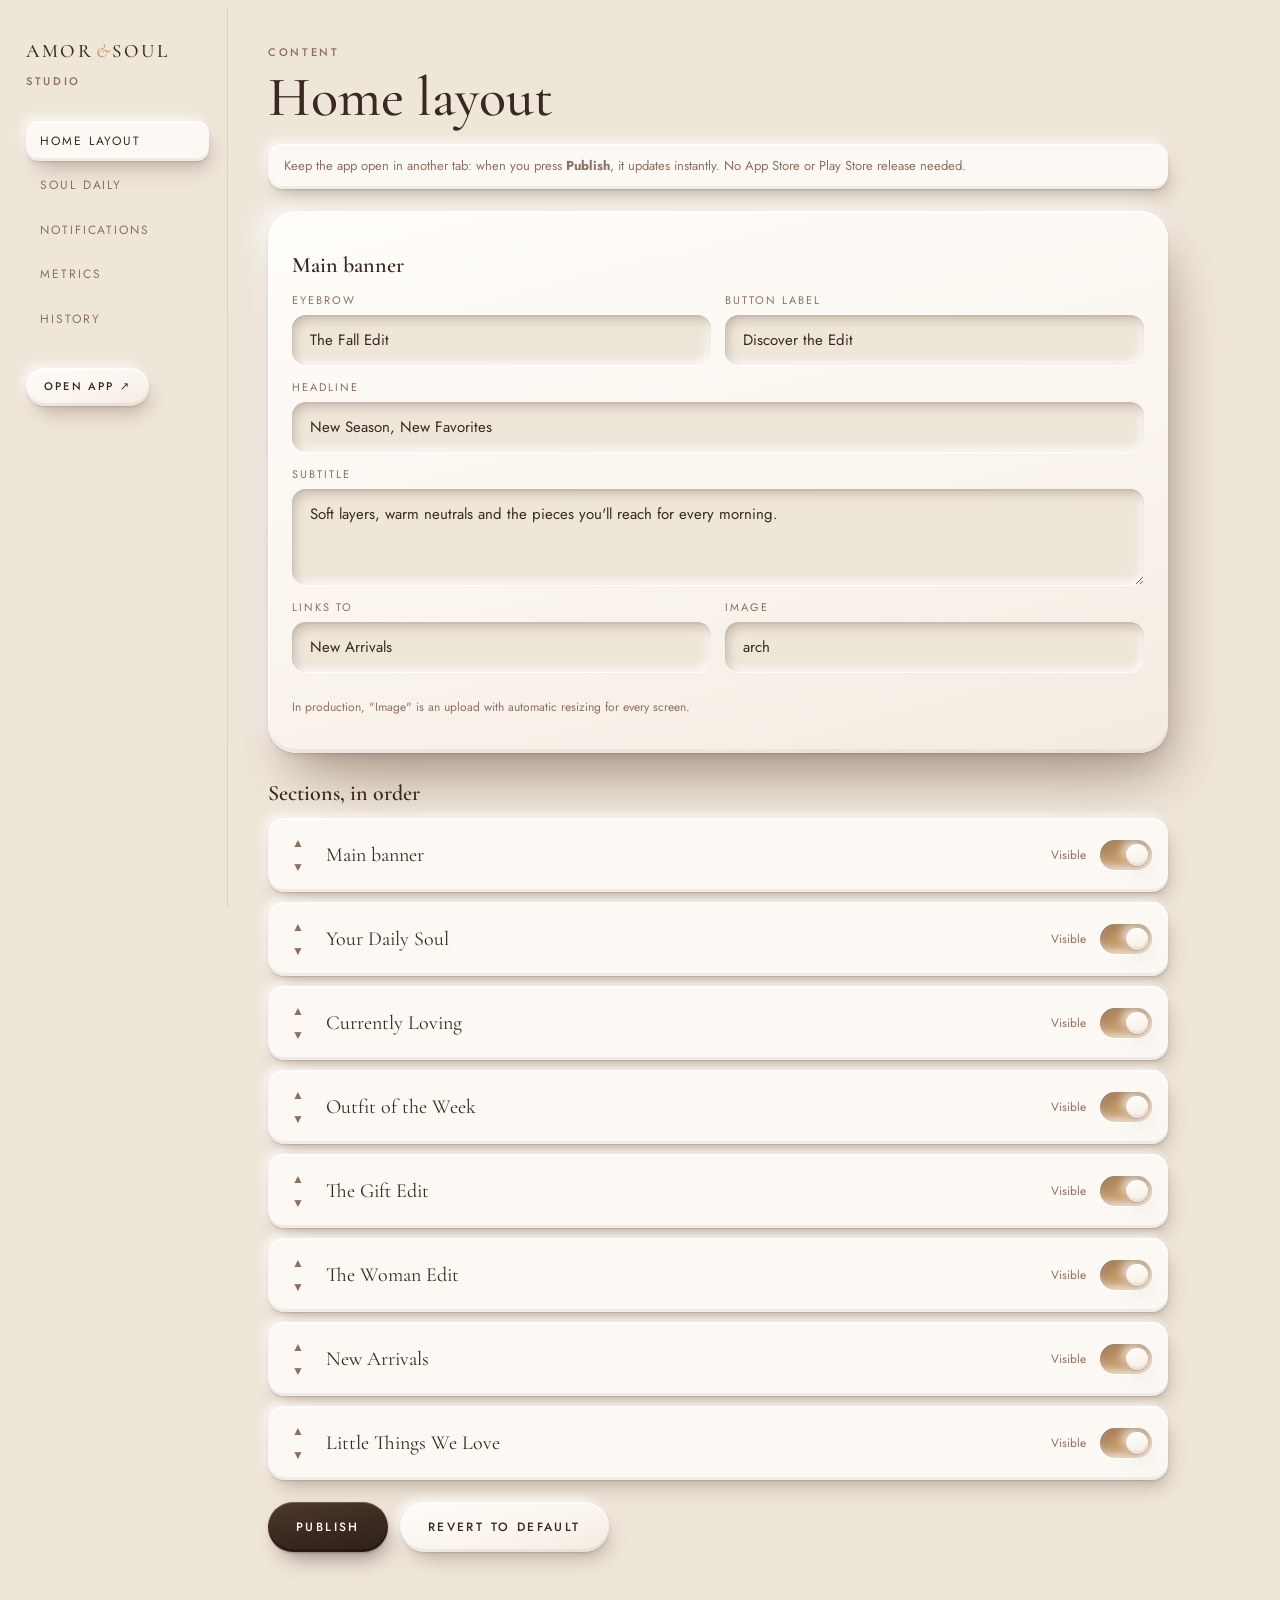
<file: studio/index.html>
<!doctype html>
<html lang="en">
<head>
<meta charset="utf-8">
<meta name="viewport" content="width=device-width, initial-scale=1">
<title>Amor & Soul · Studio</title>
<link rel="icon" href="icon.svg" type="image/svg+xml">
<link href="https://fonts.googleapis.com/css2?family=Cormorant+Garamond:ital,wght@0,500;0,600;1,500&family=Jost:wght@400;500&display=swap" rel="stylesheet">
<link rel="stylesheet" href="styles.css">
<style>
  body{min-height:100vh}
  .studio{display:grid;grid-template-columns:220px 1fr;min-height:100vh}
  .side{padding:28px 18px;border-right:1px solid var(--line);position:sticky;top:0;height:100vh}
  .side .logo{font-size:19px;display:block;margin-bottom:4px}
  .side nav{display:flex;flex-direction:column;gap:4px;margin-top:28px}
  .side nav button{text-align:left;padding:11px 14px;border-radius:12px;font-size:12px;letter-spacing:.16em;text-transform:uppercase;color:var(--mocha)}
  .side nav button[aria-current]{background:var(--paper);color:var(--chocolate);box-shadow:var(--clay-sm)}
  .main{padding:32px 40px 80px;max-width:980px}
  .block-row{display:flex;align-items:center;gap:14px;padding:14px 16px;margin-bottom:10px;border-radius:16px;background:var(--paper);box-shadow:var(--clay-sm)}
  .block-row .grip{display:flex;flex-direction:column;gap:2px}
  .block-row .grip button{width:28px;height:22px;border-radius:6px;font-size:12px;color:var(--mocha)}
  .block-row .grip button:hover{background:var(--cream)}
  .block-row .name{flex:1;font-family:var(--serif);font-size:20px}
  .cal{display:grid;grid-template-columns:repeat(auto-fill,minmax(150px,1fr));gap:10px}
  .day{padding:12px;border-radius:14px;background:var(--paper);box-shadow:var(--clay-sm);text-align:left;font-size:13px;min-height:92px}
  .day b{display:block;font-weight:500;font-size:11px;letter-spacing:.14em;text-transform:uppercase;color:var(--mocha)}
  .day .r{font-family:var(--serif);font-size:16px;margin-top:4px;line-height:1.15}
  .st{display:inline-block;margin-top:6px;font-size:10px;letter-spacing:.14em;text-transform:uppercase;padding:2px 8px;border-radius:9px;background:var(--cream)}
  .st.scheduled{background:#E3EADB;color:#4B5E3C}.st.draft{background:#F3E3C8;color:#7A5A2C}
  .day.today{outline:1.5px solid var(--chocolate)}
  .stats{display:grid;grid-template-columns:repeat(auto-fill,minmax(170px,1fr));gap:14px}
  .stats .n{font-family:var(--serif);font-size:40px;line-height:1}
  .log{font-size:13px;color:var(--mocha)}
  .log div{padding:8px 0;border-bottom:1px solid var(--line)}
  select.input{appearance:none;padding-right:30px}
  .two{display:grid;grid-template-columns:1fr 1fr;gap:14px}
  .note{font-size:13px;color:var(--mocha);background:var(--paper);border-radius:14px;padding:12px 16px;box-shadow:var(--clay-sm);margin-bottom:22px}
  @media (max-width:800px){.studio{grid-template-columns:1fr}.side{position:static;height:auto;border:0}.side nav{flex-direction:row;overflow-x:auto}.main{padding:20px 18px 60px}.two{grid-template-columns:1fr}}
</style>
</head>
<body>
<div class="studio">
  <aside class="side">
    <span class="logo">Amor<em>&amp;</em>Soul</span><span class="eyebrow">Studio</span>
    <nav id="nav">
      <button data-p="home" aria-current="page">Home layout</button>
      <button data-p="soul">Soul Daily</button>
      <button data-p="push">Notifications</button>
      <button data-p="metrics">Metrics</button>
      <button data-p="history">History</button>
    </nav>
    <a class="btn btn-ghost btn-sm" href="../" target="amorsoul" style="margin-top:28px">Open app ↗</a>
  </aside>
  <main class="main" id="page"></main>
</div>
<div class="toast" id="toast" role="status" aria-live="polite"></div>

<script src="content.js"></script>
<script>
/* Prototype CMS. Writes to localStorage; the open app listens for the change
   and re-renders, the same way the real app refetches from the CMS API. */
(function(){
  const C = window.AS_CONTENT;
  const get=(k,d)=>{try{const v=localStorage.getItem("as."+k);return v?JSON.parse(v):d}catch{return d}};
  const set=(k,v)=>{try{localStorage.setItem("as."+k,JSON.stringify(v))}catch{}};
  const esc=s=>String(s??"").replace(/[&<>"']/g,c=>({"&":"&amp;","<":"&lt;",">":"&gt;",'"':"&quot;","'":"&#39;"}[c]));
  const $=s=>document.querySelector(s);
  const cms=Object.assign({home:{},schedule:{}},get("cms",{}));
  let draft={hero:Object.assign({},C.home.hero,cms.home.hero),blocks:(cms.home.blocks||C.home.blocks).map(b=>({...b}))};
  const NAMES={hero:"Main banner",soul:"Your Daily Soul",loving:"Currently Loving",outfit:"Outfit of the Week",gift:"The Gift Edit",woman:"The Woman Edit",arrivals:"New Arrivals",little:"Little Things We Love"};
  const who=()=>"Ana (Editor)";
  function log(msg){const h=get("history",[]);h.unshift({at:new Date().toLocaleString(),who:who(),msg});set("history",h.slice(0,100))}
  function toast(m){const t=$("#toast");t.textContent=m;t.classList.add("on");clearTimeout(toast.t);toast.t=setTimeout(()=>t.classList.remove("on"),2400)}
  function publish(msg){set("cms",cms);log(msg);toast("Published, live in the app now")}
  const dk=d=>`${d.getFullYear()}-${String(d.getMonth()+1).padStart(2,"0")}-${String(d.getDate()).padStart(2,"0")}`;

  const P={};
  P.home=()=>`<span class="eyebrow">Content</span><h1 class="h1" style="margin:6px 0 18px">Home layout</h1>
    <div class="note">Keep the app open in another tab: when you press <b>Publish</b>, it updates instantly. No App Store or Play Store release needed.</div>
    <div class="panel" style="padding:24px;margin-bottom:28px"><h2 class="h3" style="margin-bottom:14px">Main banner</h2>
      <div class="two"><div class="field"><label>Eyebrow</label><input class="input" data-h="eyebrow" value="${esc(draft.hero.eyebrow)}"></div>
      <div class="field"><label>Button label</label><input class="input" data-h="cta" value="${esc(draft.hero.cta)}"></div></div>
      <div class="field"><label>Headline</label><input class="input" data-h="title" value="${esc(draft.hero.title)}"></div>
      <div class="field"><label>Subtitle</label><textarea class="input" data-h="subtitle">${esc(draft.hero.subtitle)}</textarea></div>
      <div class="two"><div class="field"><label>Links to</label><select class="input" data-h="link">${[["#/shop/new","New Arrivals"],["#/edit/gift","The Gift Edit"],["#/look/l1","Outfit of the Week"],["#/edit/woman","The Woman Edit"],["#/soul","Soul Daily"]].map(([v,n])=>`<option value="${v}" ${draft.hero.link===v?"selected":""}>${n}</option>`).join("")}</select></div>
      <div class="field"><label>Image</label><select class="input" data-h="art">${["arch","dune","orb","bloom","stack"].map(a=>`<option ${draft.hero.art===a?"selected":""}>${a}</option>`).join("")}</select></div></div>
      <p class="muted" style="font-size:12px">In production, "Image" is an upload with automatic resizing for every screen.</p></div>
    <h2 class="h3" style="margin-bottom:12px">Sections, in order</h2>
    <div id="blocks">${draft.blocks.map((b,i)=>`<div class="block-row"><span class="grip"><button data-mv="${i}:-1" aria-label="Move up">▲</button><button data-mv="${i}:1" aria-label="Move down">▼</button></span>
      <span class="name">${NAMES[b.id]}</span><span class="muted" style="font-size:12px">${b.on?"Visible":"Hidden"}</span><button class="switch" role="switch" aria-checked="${b.on}" data-on="${i}" aria-label="Show ${NAMES[b.id]}"></button></div>`).join("")}</div>
    <div style="display:flex;gap:12px;margin-top:22px"><button class="btn btn-primary" data-act="pubhome">Publish</button><button class="btn btn-ghost" data-act="reset">Revert to default</button></div>`;

  P.soul=()=>{
    const today=new Date();
    const days=[...Array(30)].map((_,i)=>{const d=new Date(today);d.setDate(d.getDate()+i);return d});
    return `<span class="eyebrow">Faith</span><h1 class="h1" style="margin:6px 0 18px">Soul Daily schedule</h1>
    <div class="note">The next 30 days. Click a day to choose its verse and write the reflection. Only <b>Scheduled</b> days go live; drafts stay private. Unscheduled days fall back to the approved rotation.</div>
    <div class="cal">${days.map((d,i)=>{const k=dk(d),s=cms.schedule[k];const v=s?C.verses[s.verse]:null;
      return `<button class="day ${i===0?"today":""}" data-day="${k}"><b>${d.toLocaleDateString("en-US",{weekday:"short",month:"short",day:"numeric"})}</b>
      <div class="r">${v?esc(v.ref):'<span class="muted">Rotation</span>'}</div>${s?`<span class="st ${s.status}">${s.status}</span>`:""}</button>`}).join("")}</div>
    <div id="editor"></div>`;
  };
  function dayEditor(k){
    const s=cms.schedule[k]||{verse:0,reflection:"",status:"draft"};
    $("#editor").innerHTML=`<div class="panel" style="padding:24px;margin-top:24px"><h2 class="h3">${new Date(k+"T12:00").toDateString()}</h2>
      <div class="field" style="margin-top:14px"><label>Verse (KJV, public domain)</label><select class="input" id="dv">${C.verses.map((v,i)=>`<option value="${i}" ${+s.verse===i?"selected":""}>${esc(v.ref)}: ${esc(v.text.slice(0,60))}…</option>`).join("")}</select></div>
      <div class="field"><label>Reflection (2–3 sentences)</label><textarea class="input" id="dr" placeholder="Leave empty to use the default reflection">${esc(s.reflection)}</textarea></div>
      <div style="display:flex;gap:12px;flex-wrap:wrap"><button class="btn btn-primary btn-sm" data-save-day="${k}:scheduled">Approve &amp; schedule</button>
      <button class="btn btn-ghost btn-sm" data-save-day="${k}:draft">Save as draft</button>${cms.schedule[k]?`<button class="btn btn-sm" style="color:var(--burgundy)" data-unschedule="${k}">Remove</button>`:""}</div></div>`;
    $("#editor").scrollIntoView({behavior:"smooth",block:"start"});
  }

  P.push=()=>`<span class="eyebrow">Engagement</span><h1 class="h1" style="margin:6px 0 18px">Notifications</h1>
    <div class="note">Each user only receives the categories they turned on. Daily Soul goes out automatically at each user's chosen time, in their own time zone, once per day.</div>
    <div class="panel" style="padding:24px"><div class="two"><div class="field"><label>Category</label><select class="input" id="nc"><option>New Arrivals</option><option>Style Inspiration</option><option>Exclusive Offers</option><option>Wishlist Updates</option><option>Daily Soul</option></select></div>
      <div class="field"><label>Opens</label><select class="input" id="nu"><option value="#/shop/new">New Arrivals</option><option value="#/look/l1">Outfit of the Week</option><option value="#/edit/gift">The Gift Edit</option><option value="#/article/a2">Story: Helena, 53</option><option value="#/verse">Today's Verse</option></select></div></div>
      <div class="field"><label>Title</label><input class="input" id="nt" value="The Fall Edit is here"></div>
      <div class="field"><label>Message</label><input class="input" id="nb" value="Soft layers and warm neutrals, just in."></div>
      <div class="two"><div class="field"><label>Send</label><select class="input" id="nw"><option value="now">Now</option><option value="later">Schedule…</option></select></div><div class="field"><label>Date &amp; time</label><input class="input" type="datetime-local" id="nd"></div></div>
      <button class="btn btn-primary" data-act="send">Send</button></div>
    <h2 class="h3" style="margin:28px 0 10px">Sent &amp; scheduled</h2><div class="log">${get("sent",[]).map(s=>`<div><b style="color:var(--chocolate)">${esc(s.title)}</b> · ${esc(s.cat)} · ${esc(s.when)} · opens ${esc(s.url)} · <span>${s.opens} opens</span></div>`).join("")||"<div>Nothing sent yet.</div>"}</div>`;

  P.metrics=()=>{const m=get("metrics",{});const sum=p=>Object.entries(m).filter(([k])=>k.startsWith(p)).reduce((s,[,v])=>s+v,0);
    const top=(p,label)=>{const r=Object.entries(m).filter(([k])=>k.startsWith(p+":")).sort((a,b)=>b[1]-a[1]).slice(0,5);
      return `<div class="panel" style="padding:20px"><h3 class="h3" style="font-size:19px;margin-bottom:8px">${label}</h3><div class="log">${r.map(([k,v])=>`<div style="display:flex;justify-content:space-between"><span>${esc(k.split(":")[1])}</span><span>${v}</span></div>`).join("")||"<div>No data yet</div>"}</div></div>`};
    const tile=(n,l)=>`<div class="panel stat"><div class="n">${n}</div><div class="eyebrow" style="margin-top:6px">${l}</div></div>`;
    return `<span class="eyebrow">Insights</span><h1 class="h1" style="margin:6px 0 18px">Metrics</h1><div class="note">Live counts from this device while you test the prototype. In production this view reads from the analytics service across all customers (downloads, retention, conversion), and it respects each customer's privacy choices.</div>
    <div class="stats">${tile(sum("screen"),"Screen views")}${tile(sum("product_view"),"Product views")}${tile(sum("add_to_cart"),"Added to bag")}${tile(sum("purchase"),"Orders")}${tile(sum("verse_open")+sum("soul_view"),"Soul Daily opens")}${tile(sum("save_"),"Saves")}${tile(sum("share"),"Shares")}${tile(sum("push_open"),"Push opens")}</div>
    <div class="two" style="margin-top:18px">${top("product_view","Most viewed products")}${top("screen","Most visited sections")}${top("look_view","Most viewed looks")}${top("gift_view","Most viewed gift guides")}</div>`};

  P.history=()=>`<span class="eyebrow">Team</span><h1 class="h1" style="margin:6px 0 18px">Change history</h1>
    <div class="note">Every publish is recorded with who changed what. In production, team members sign in with their own accounts and roles (Admin, Editor, Faith editor).</div>
    <div class="panel log" style="padding:8px 22px">${get("history",[]).map(h=>`<div><b style="color:var(--chocolate)">${esc(h.msg)}</b><br>${esc(h.who)} · ${esc(h.at)}</div>`).join("")||"<div>No changes yet.</div>"}</div>`;

  let cur="home";
  function show(p){cur=p;$("#page").innerHTML=P[p]();document.querySelectorAll("#nav button").forEach(b=>b.dataset.p===p?b.setAttribute("aria-current","page"):b.removeAttribute("aria-current"))}

  document.addEventListener("input",e=>{const k=e.target.dataset.h;if(k)draft.hero[k]=e.target.value});
  document.addEventListener("change",e=>{const k=e.target.dataset.h;if(k)draft.hero[k]=e.target.value});
  document.addEventListener("click",e=>{
    const el=e.target.closest("button");if(!el)return;const d=el.dataset;
    if(d.p)return show(d.p);
    if(d.mv){const[i,n]=d.mv.split(":").map(Number),j=i+n;if(j<0||j>=draft.blocks.length)return;[draft.blocks[i],draft.blocks[j]]=[draft.blocks[j],draft.blocks[i]];return show("home")}
    if(d.on){const b=draft.blocks[+d.on];b.on=!b.on;return show("home")}
    if(d.day)return dayEditor(d.day);
    if(d.saveDay){const[k,status]=d.saveDay.split(":");cms.schedule[k]={verse:+$("#dv").value,reflection:$("#dr").value.trim(),status};
      publish(`Soul Daily ${k}: ${C.verses[+$("#dv").value].ref} (${status})`);show("soul");return}
    if(d.unschedule){delete cms.schedule[d.unschedule];publish(`Soul Daily ${d.unschedule}: removed`);show("soul");return}
    switch(d.act){
      case "pubhome":cms.home={hero:{...draft.hero},blocks:draft.blocks.map(b=>({...b}))};publish(`Home: "${draft.hero.title}", ${draft.blocks.filter(b=>b.on).length} sections`);break;
      case "reset":cms.home={};draft={hero:{...C.home.hero},blocks:C.home.blocks.map(b=>({...b}))};publish("Home reverted to default");show("home");break;
      case "send":{const later=$("#nw").value==="later"&&$("#nd").value;
        const n={title:$("#nt").value,body:$("#nb").value,url:$("#nu").value,cat:$("#nc").value,when:later?new Date($("#nd").value).toLocaleString():"Sent "+new Date().toLocaleString(),opens:0};
        const s=get("sent",[]);s.unshift(n);set("sent",s);log(`Notification "${n.title}" (${later?"scheduled":"sent"})`);
        if(!later)set("push",{...n,t:Date.now()});toast(later?"Scheduled":"Sent; check the app tab");show("push");break}
    }
  });
  show("home");
})();
</script>
</body>
</html>
</file>
<file: studio/styles.css>
/* Amor & Soul — Quiet Luxury · soft-clay editorial
   Palette from the brief; surface language from refs/ (embossed cream panels). */
[hidden]{display:none!important}
:root{
  --cream:#EFE6DA;        /* main ground, a step deeper than surfaces */
  --paper:#FCF9F4;        /* raised panel */
  --sand:#E8DACA;         /* clay tint */
  --chocolate:#3A2920;    /* text + primary buttons */
  --mocha:#8B7060;        /* secondary text */
  --caramel:#C39A6B;      /* details */
  --burgundy:#6F2B36;     /* elegant highlights */
  --powder:#EDCFC8;       /* occasional accent */
  --line:rgba(58,41,32,.10);

  --serif:"Cormorant Garamond", "Cormorant", Georgia, "Times New Roman", serif;
  --sans:"Jost", "Helvetica Neue", Arial, system-ui, sans-serif;

  --r-lg:28px; --r-md:20px; --r-sm:14px; --r-pill:999px;
  /* Depth, after refs/: slabs lit from top-left. Each raised surface =
     top bevel highlight + bottom lip + tight contact shadow + long soft cast. */
  --surface:linear-gradient(165deg,#FFFDFA 0%,#FAF5EE 55%,#F3EBE1 100%);
  --clay:
    inset 0 2px 0 rgb(255 255 255 / .95), inset 0 -4px 0 rgb(139 112 96 / .09),
    inset 2px 0 0 rgb(255 255 255 / .55),
    0 1px 1px rgb(58 41 32 / .10), 0 4px 6px -1px rgb(58 41 32 / .10),
    10px 26px 44px -12px rgb(110 82 62 / .40), 18px 44px 70px -30px rgb(110 82 62 / .35),
    -8px -8px 22px rgb(255 255 255 / .70);
  --clay-sm:
    inset 0 1.5px 0 rgb(255 255 255 / .95), inset 0 -3px 0 rgb(139 112 96 / .10),
    0 1px 1px rgb(58 41 32 / .12), 0 2px 4px rgb(58 41 32 / .08),
    5px 12px 20px -6px rgb(110 82 62 / .36), -4px -4px 10px rgb(255 255 255 / .70);
  --clay-in:
    inset 4px 6px 10px rgb(110 82 62 / .24), inset 1px 2px 2px rgb(58 41 32 / .10),
    inset -3px -3px 8px rgb(255 255 255 / .85), 0 1px 0 rgb(255 255 255 / .9);
  --clay-dark:
    inset 0 1px 0 rgb(255 255 255 / .20), inset 0 -3px 0 rgb(0 0 0 / .28),
    0 1px 2px rgb(58 41 32 / .30), 5px 12px 22px -8px rgb(58 41 32 / .55);
  --bevel: inset 0 2px 0 rgb(255 255 255 / .55), inset 0 -4px 0 rgb(58 41 32 / .10), inset 0 0 0 1px rgb(58 41 32 / .05);

  --ease: cubic-bezier(.22,.61,.36,1);
  --dur: 380ms;
  --tabbar-h: 68px;
  color-scheme: light;
}
*{box-sizing:border-box}
html,body{background:var(--cream);color:var(--chocolate)}
body{font-family:var(--sans);font-size:15px;line-height:1.55;-webkit-font-smoothing:antialiased;min-height:100vh}
button{font:inherit;color:inherit;background:none;border:0;cursor:pointer;padding:0}
a{color:inherit;text-decoration:none}
img,svg{display:block;max-width:100%}
input,select,textarea{font:inherit;color:inherit}
:focus-visible{outline:2px solid var(--caramel);outline-offset:3px;border-radius:6px}

/* ---------- type ---------- */
.eyebrow{font-family:var(--sans);font-size:11px;letter-spacing:.24em;text-transform:uppercase;color:var(--mocha);font-weight:500}
.display{font-family:var(--serif);font-weight:500;line-height:1.02;letter-spacing:-.01em}
.h1{font-family:var(--serif);font-size:clamp(34px,7vw,56px);font-weight:500;line-height:1.02}
.h2{font-family:var(--serif);font-size:clamp(26px,4.6vw,36px);font-weight:500;line-height:1.08}
.h3{font-family:var(--serif);font-size:22px;font-weight:600;line-height:1.15}
.muted{color:var(--mocha)}
.italic{font-style:italic}
.price{font-family:var(--sans);font-weight:500;letter-spacing:.02em}

/* ---------- shell ---------- */
.topbar{position:sticky;top:env(safe-area-inset-top,0px);z-index:30;display:grid;grid-template-columns:1fr auto 1fr;align-items:center;
  padding:14px 18px;background:rgb(239 230 218 / .86);backdrop-filter:blur(14px);-webkit-backdrop-filter:blur(14px)}
.topbar .left,.topbar .right{display:flex;gap:6px;align-items:center}
.topbar .right{justify-content:flex-end}
.logo{font-family:var(--serif);font-size:24px;letter-spacing:.14em;text-transform:uppercase;font-weight:500;white-space:nowrap}
.logo em{font-style:italic;text-transform:none;letter-spacing:0;color:var(--caramel);padding:0 .12em}
.icon-btn{width:42px;height:42px;border-radius:50%;display:grid;place-items:center;position:relative;transition:background var(--dur) var(--ease)}
.icon-btn:hover{background:var(--paper)}
.icon-btn svg{width:21px;height:21px;stroke:currentColor;fill:none;stroke-width:1.4}
.badge{position:absolute;top:4px;right:3px;min-width:17px;height:17px;padding:0 4px;border-radius:9px;background:var(--burgundy);color:var(--paper);font-size:10px;display:grid;place-items:center}
.desk-nav,.desk-search{display:none}
@media (min-width:900px){.desk-search{display:grid}}

main#view{padding:0 18px calc(var(--tabbar-h) + 40px + env(safe-area-inset-bottom,0px));max-width:1180px;margin:0 auto;min-height:70vh}
.view-enter{animation:viewIn var(--dur) var(--ease) both}
@keyframes viewIn{from{opacity:0;transform:translateY(10px)}to{opacity:1;transform:none}}

.tabbar{position:fixed;left:12px;right:12px;bottom:calc(12px + env(safe-area-inset-bottom,0px));z-index:40;height:var(--tabbar-h);
  display:grid;grid-template-columns:repeat(5,1fr);background:rgb(251 247 241 / .94);backdrop-filter:blur(16px);-webkit-backdrop-filter:blur(16px);
  border-radius:24px;box-shadow:var(--clay)}
.tab{display:flex;flex-direction:column;align-items:center;justify-content:center;gap:4px;font-size:9.5px;letter-spacing:.2em;text-transform:uppercase;color:var(--mocha)}
.tab svg{width:21px;height:21px;stroke:currentColor;fill:none;stroke-width:1.3}
.tab[aria-current="page"]{color:var(--chocolate)}
.tab[aria-current="page"] svg{stroke-width:1.7}
.tab[aria-current="page"]::after{content:"";width:4px;height:4px;border-radius:50%;background:var(--burgundy);margin-top:1px}

@media (min-width:900px){
  .tabbar{display:none}
  .topbar{grid-template-columns:auto 1fr auto;gap:28px;padding:18px 40px}
  .desk-nav{display:flex;gap:30px;justify-content:center}
  .desk-nav a{font-size:12px;letter-spacing:.22em;text-transform:uppercase;color:var(--mocha);padding:6px 0;border-bottom:1px solid transparent}
  .desk-nav a[aria-current="page"]{color:var(--chocolate);border-color:var(--chocolate)}
  .topbar .left{display:none}
  main#view{padding:0 40px 80px}
}

/* ---------- surfaces ---------- */
.panel{background:var(--paper);border-radius:var(--r-lg);box-shadow:var(--clay)}
.card{background:var(--paper);border-radius:var(--r-md);box-shadow:var(--clay-sm);overflow:hidden;transition:transform var(--dur) var(--ease),box-shadow var(--dur) var(--ease)}
a.card:hover,button.card:hover{transform:translateY(-3px)}
.well{background:var(--cream);border-radius:var(--r-sm);box-shadow:var(--clay-in)}
.art{position:relative;overflow:hidden;background:var(--sand)}
.art>svg{width:100%;height:100%}
.ratio-45{aspect-ratio:4/5}.ratio-34{aspect-ratio:3/4}.ratio-11{aspect-ratio:1/1}.ratio-169{aspect-ratio:16/10}.ratio-hero{aspect-ratio:4/5}
@media (min-width:900px){.ratio-hero{aspect-ratio:16/8}}

/* ---------- buttons ---------- */
.btn{display:inline-flex;align-items:center;justify-content:center;gap:10px;height:50px;padding:0 28px;border-radius:var(--r-pill);
  font-size:12px;letter-spacing:.2em;text-transform:uppercase;font-weight:500;transition:transform 200ms var(--ease),background var(--dur) var(--ease),box-shadow var(--dur) var(--ease)}
.btn:active{transform:scale(.98)}
.btn-primary{background:var(--chocolate);color:var(--paper)}
.btn-primary:hover{background:#4a3529}
.btn-clay{background:var(--paper);box-shadow:var(--clay-sm)}
.btn-ghost{border:1px solid rgb(58 41 32 / .25)}
.btn-light{background:rgb(251 247 241 / .92);color:var(--chocolate)}
.btn-block{width:100%}
.btn-sm{height:38px;padding:0 18px;font-size:11px}
.link{font-size:11px;letter-spacing:.22em;text-transform:uppercase;border-bottom:1px solid currentColor;padding-bottom:2px}
.pill{display:inline-flex;align-items:center;height:36px;padding:0 16px;border-radius:var(--r-pill);background:var(--paper);box-shadow:var(--clay-sm);font-size:12px;letter-spacing:.08em;white-space:nowrap}
.pill[aria-pressed="true"]{background:var(--chocolate);color:var(--paper);box-shadow:none}
.heart{width:38px;height:38px;border-radius:50%;display:grid;place-items:center;background:rgb(251 247 241 / .9);box-shadow:var(--clay-sm)}
.heart svg{width:18px;height:18px;stroke:var(--chocolate);fill:none;stroke-width:1.4;transition:fill 200ms}
.heart[aria-pressed="true"] svg{fill:var(--burgundy);stroke:var(--burgundy)}

/* ---------- sections ---------- */
.section{margin-top:56px}
.section-head{display:flex;align-items:flex-end;justify-content:space-between;gap:16px;margin-bottom:20px}
.section-head .eyebrow{display:block;margin-bottom:6px}
.rail{display:grid;grid-auto-flow:column;grid-auto-columns:minmax(168px,44%);gap:16px;overflow-x:auto;scroll-snap-type:x mandatory;padding:6px 18px 22px;margin:0 -18px;scrollbar-width:none}
.rail::-webkit-scrollbar{display:none}
.rail>*{scroll-snap-align:start}
@media (min-width:900px){.rail{grid-auto-columns:minmax(220px,23%);margin:0 -40px;padding:6px 40px 22px}}
.grid-2{display:grid;grid-template-columns:repeat(2,1fr);gap:16px}
@media (min-width:900px){.grid-2{grid-template-columns:repeat(4,1fr);gap:24px}}
.grid-feature{display:grid;gap:18px}
@media (min-width:900px){.grid-feature{grid-template-columns:1.2fr 1fr;align-items:center;gap:40px}}

/* hero */
.hero{position:relative;border-radius:var(--r-lg);overflow:hidden;box-shadow:var(--clay);margin-top:6px}
.hero .copy{position:absolute;inset:auto 0 0 0;padding:28px 24px 30px;color:var(--chocolate)}
.hero .copy .h1{max-width:12ch}
.hero .copy p{max-width:34ch;margin:10px 0 20px;color:var(--mocha)}
@media (min-width:900px){.hero .copy{inset:0 auto 0 0;display:flex;flex-direction:column;justify-content:center;padding:60px;max-width:54%}}

/* product card */
.p-card{display:block}
.p-card .art{border-radius:var(--r-md)}
.p-card .heart{position:absolute;top:10px;right:10px}
.p-card .meta{padding:12px 4px 0}
.p-card .name{font-family:var(--serif);font-size:19px;line-height:1.15}
.p-card .price{font-size:13px;color:var(--mocha);margin-top:3px}
.tag{position:absolute;left:12px;top:12px;font-size:9.5px;letter-spacing:.2em;text-transform:uppercase;background:rgb(251 247 241 / .9);padding:5px 10px;border-radius:var(--r-pill)}

/* soul card */
.soul-card{position:relative;padding:30px 26px;border-radius:var(--r-lg);background:linear-gradient(160deg,#FBF4EE 0%,#F3E1DA 100%);box-shadow:var(--clay);overflow:hidden}
.soul-card::before{content:"";position:absolute;width:220px;height:220px;right:-70px;top:-80px;border-radius:50%;background:radial-gradient(circle at 35% 35%,#fff,#EED6CF 70%);box-shadow:var(--clay-sm);opacity:.9}
.soul-card>*{position:relative}
.verse-text{font-family:var(--serif);font-size:clamp(22px,4.4vw,30px);line-height:1.25;font-style:italic}
.verse-ref{font-size:11px;letter-spacing:.24em;text-transform:uppercase;color:var(--burgundy);margin-top:14px}

/* editorial cards */
.ed-card{display:block}
.ed-card .art{border-radius:var(--r-md)}
.ed-card .meta{padding:14px 4px 0}
.ed-card .title{font-family:var(--serif);font-size:23px;line-height:1.12;margin-top:6px}
.ed-card .dek{color:var(--mocha);font-size:14px;margin-top:6px}

/* edit tiles (Inspire) */
.edit-tile{display:grid;grid-template-columns:42% 1fr;align-items:center;gap:18px;padding:12px;border-radius:var(--r-lg)}
.edit-tile .art{border-radius:20px;aspect-ratio:1/1}
.edit-tile .h3{font-size:26px}

/* lists */
.list{display:flex;flex-direction:column}
.row{display:flex;align-items:center;justify-content:space-between;gap:16px;padding:18px 4px;border-bottom:1px solid var(--line)}
.row:last-child{border-bottom:0}
.row .chev{width:16px;height:16px;stroke:var(--mocha);fill:none;stroke-width:1.5}
.chips{display:flex;gap:10px;overflow-x:auto;padding:6px 18px 16px;margin:0 -18px;scrollbar-width:none}
.chips::-webkit-scrollbar{display:none}

/* switch */
.switch{position:relative;width:52px;height:30px;border-radius:15px;background:var(--cream);box-shadow:var(--clay-in);flex:none;transition:background var(--dur) var(--ease)}
.switch::after{content:"";position:absolute;top:4px;left:4px;width:22px;height:22px;border-radius:50%;background:var(--paper);box-shadow:var(--clay-sm);transition:transform var(--dur) var(--ease)}
.switch[aria-checked="true"]{background:var(--caramel)}
.switch[aria-checked="true"]::after{transform:translateX(22px)}

/* form */
.field{display:flex;flex-direction:column;gap:6px;margin-bottom:14px}
.field label{font-size:11px;letter-spacing:.18em;text-transform:uppercase;color:var(--mocha)}
.input{height:50px;padding:0 18px;border:0;border-radius:var(--r-sm);background:var(--cream);box-shadow:var(--clay-in)}
textarea.input{height:auto;padding:14px 18px;min-height:96px;resize:vertical}
.input:focus{outline:2px solid var(--caramel)}

/* product page */
.pdp{display:grid;gap:26px;margin-top:6px}
@media (min-width:900px){.pdp{grid-template-columns:1.1fr 1fr;gap:56px;align-items:start}}
.gallery{display:grid;grid-auto-flow:column;grid-auto-columns:100%;overflow-x:auto;scroll-snap-type:x mandatory;border-radius:var(--r-lg);box-shadow:var(--clay);scrollbar-width:none}
.gallery::-webkit-scrollbar{display:none}
.gallery>*{scroll-snap-align:start}
.dots{display:flex;gap:6px;justify-content:center;margin-top:12px}
.dots i{width:6px;height:6px;border-radius:50%;background:var(--sand)}
.dots i.on{background:var(--chocolate)}
.swatch{width:34px;height:34px;border-radius:50%;box-shadow:var(--clay-sm);border:3px solid var(--paper)}
.swatch[aria-pressed="true"]{outline:1.5px solid var(--chocolate);outline-offset:2px}
.size{min-width:50px;height:44px;padding:0 12px;border-radius:var(--r-sm);background:var(--paper);box-shadow:var(--clay-sm);font-size:13px}
.size[aria-pressed="true"]{background:var(--chocolate);color:var(--paper);box-shadow:none}
.size:disabled{opacity:.35;text-decoration:line-through;cursor:not-allowed}
.stock{display:inline-flex;align-items:center;gap:8px;font-size:13px;color:var(--mocha)}
.stock::before{content:"";width:7px;height:7px;border-radius:50%;background:#7C8F6A}
.stock.low::before{background:var(--caramel)}
details.acc{border-bottom:1px solid var(--line);padding:16px 2px}
details.acc summary{list-style:none;cursor:pointer;display:flex;justify-content:space-between;font-size:12px;letter-spacing:.2em;text-transform:uppercase}
details.acc summary::after{content:"+";font-size:18px;line-height:1}
details.acc[open] summary::after{content:"–"}
details.acc p,details.acc table{margin-top:12px;color:var(--mocha);font-size:14px}
.sizes-table{width:100%;border-collapse:collapse}
.sizes-table td,.sizes-table th{padding:6px 4px;text-align:left;border-bottom:1px solid var(--line);font-weight:400}

/* shop the look */
.look-stage{position:relative;border-radius:var(--r-lg);overflow:hidden;box-shadow:var(--clay)}
.hotspot{position:absolute;width:34px;height:34px;margin:-17px 0 0 -17px;border-radius:50%;background:rgb(251 247 241 / .95);box-shadow:0 4px 14px rgba(58,41,32,.25);display:grid;place-items:center}
.hotspot::before{content:"";position:absolute;inset:-6px;border-radius:50%;border:1px solid rgb(251 247 241 / .8);animation:pulse 2.4s var(--ease) infinite}
.hotspot span{width:8px;height:8px;border-radius:50%;background:var(--burgundy)}
@keyframes pulse{0%{transform:scale(.8);opacity:1}100%{transform:scale(1.5);opacity:0}}

/* article */
.article{max-width:680px;margin:0 auto}
.article .body p{font-family:var(--serif);font-size:20px;line-height:1.6;margin:0 0 20px}
.article .body p:first-child::first-letter{float:left;font-size:64px;line-height:.86;padding:6px 10px 0 0;color:var(--burgundy)}
.pull{font-family:var(--serif);font-style:italic;font-size:28px;line-height:1.25;text-align:center;padding:26px 10px;margin:10px 0 26px;border-top:1px solid var(--line);border-bottom:1px solid var(--line);color:var(--burgundy)}

/* sheet + toast */
.scrim{position:fixed;inset:0;background:rgb(58 41 32 / .28);z-index:60;opacity:0;transition:opacity var(--dur) var(--ease)}
.scrim.on{opacity:1}
.sheet{position:fixed;left:0;right:0;bottom:0;z-index:61;max-height:88vh;overflow:auto;background:var(--paper);border-radius:28px 28px 0 0;
  padding:12px 22px calc(26px + env(safe-area-inset-bottom,0px));transform:translateY(100%);transition:transform 460ms var(--ease);box-shadow:0 -10px 40px rgba(58,41,32,.15)}
.sheet.on{transform:none}
.sheet .grab{width:44px;height:4px;border-radius:2px;background:var(--sand);margin:0 auto 18px}
@media (min-width:900px){.sheet{left:50%;right:auto;width:520px;bottom:50%;border-radius:28px;transform:translate(-50%,60%);opacity:0;transition:transform 460ms var(--ease),opacity var(--dur)}.sheet.on{transform:translate(-50%,50%);opacity:1}}
.toast{position:fixed;left:50%;bottom:calc(var(--tabbar-h) + 30px + env(safe-area-inset-bottom,0px));transform:translate(-50%,20px);opacity:0;z-index:70;
  background:var(--chocolate);color:var(--paper);padding:12px 20px;border-radius:var(--r-pill);font-size:13px;letter-spacing:.04em;transition:all var(--dur) var(--ease);pointer-events:none;white-space:nowrap}
.toast.on{opacity:1;transform:translate(-50%,0)}
.push{position:fixed;top:calc(12px + env(safe-area-inset-top,0px));left:50%;transform:translate(-50%,calc(-100% - 60px));visibility:hidden;z-index:80;width:min(420px,calc(100% - 24px));
  background:rgb(251 247 241 / .97);backdrop-filter:blur(16px);border-radius:22px;box-shadow:0 14px 40px rgba(58,41,32,.22);padding:14px 16px;display:flex;gap:12px;align-items:center;text-align:left;transition:transform 520ms var(--ease),visibility 0s 520ms}
.push.on{transform:translate(-50%,0);visibility:visible;transition:transform 520ms var(--ease)}
.push .app-ico{width:40px;height:40px;border-radius:11px;background:var(--chocolate);color:var(--paper);display:grid;place-items:center;font-family:var(--serif);font-size:15px;flex:none}

/* misc */
.empty{text-align:center;padding:60px 20px}
.empty .art{width:150px;height:150px;border-radius:50%;margin:0 auto 22px;box-shadow:var(--clay)}
.stat{padding:18px;border-radius:var(--r-md)}
.qty{display:inline-flex;align-items:center;gap:4px;border-radius:var(--r-pill);background:var(--cream);box-shadow:var(--clay-in);padding:3px}
.qty button{width:30px;height:30px;border-radius:50%}
.divider{height:1px;background:var(--line);margin:22px 0}
.pay-btn{height:52px;border-radius:var(--r-pill);display:flex;align-items:center;justify-content:center;gap:8px;font-weight:500;font-size:15px}
.pay-apple{background:#000;color:#fff}.pay-google{background:#fff;color:#3c4043;box-shadow:var(--clay-sm)}
.back{display:inline-flex;align-items:center;gap:8px;font-size:11px;letter-spacing:.2em;text-transform:uppercase;color:var(--mocha);margin:6px 0 16px}
.back svg{width:14px;height:14px;stroke:currentColor;fill:none;stroke-width:1.6}
.lang{display:inline-flex;border-radius:var(--r-pill);background:var(--cream);box-shadow:var(--clay-in);padding:3px}
.lang button{height:32px;padding:0 14px;border-radius:var(--r-pill);font-size:11px;letter-spacing:.16em}
.lang button[aria-pressed="true"]{background:var(--paper);box-shadow:var(--clay-sm)}
.sr{position:absolute;width:1px;height:1px;overflow:hidden;clip:rect(0 0 0 0)}

@media (prefers-reduced-motion:reduce){
  *,*::before,*::after{animation-duration:1ms!important;animation-iteration-count:1!important;transition-duration:1ms!important;scroll-behavior:auto!important}
}

/* ---------- depth (refs/: bevelled slabs, sunken trays, extruded capsules) ---------- */
.panel,.card,.btn-clay,.pill,.size,.lang button[aria-pressed="true"]{background:var(--surface)}
.tabbar{background:linear-gradient(165deg,rgb(255 253 250 / .96),rgb(246 239 230 / .94))}
.btn-primary,.pill[aria-pressed="true"],.size[aria-pressed="true"]{background:linear-gradient(170deg,#4E392D 0%,#3A2920 55%,#2E2019 100%);box-shadow:var(--clay-dark)}
.btn-primary:hover{background:linear-gradient(170deg,#5A4235 0%,#433026 60%,#33241C 100%)}
.btn-primary:active,.btn-clay:active{box-shadow:var(--clay-in);transform:translateY(1px)}
.btn-ghost{background:var(--surface);border:0;box-shadow:var(--clay-sm)}
.heart{background:var(--surface)}
.switch::after{background:var(--surface)}
.switch[aria-checked="true"]{background:linear-gradient(170deg,#B8895A,#CDA77C)}
a.card:hover,button.card:hover{box-shadow:var(--clay)}
/* image frames: art paints over a box-shadow, so the bevel rides on ::after */
.hero::after,.look-stage::after,.p-card .art::after,.ed-card .art::after,.edit-tile .art::after,.soul-card::after{
  content:"";position:absolute;inset:0;border-radius:inherit;box-shadow:var(--bevel);pointer-events:none}
.p-card .art,.ed-card .art,.edit-tile .art{box-shadow:var(--clay-sm)}
.soul-card::after{z-index:1}
</file>
